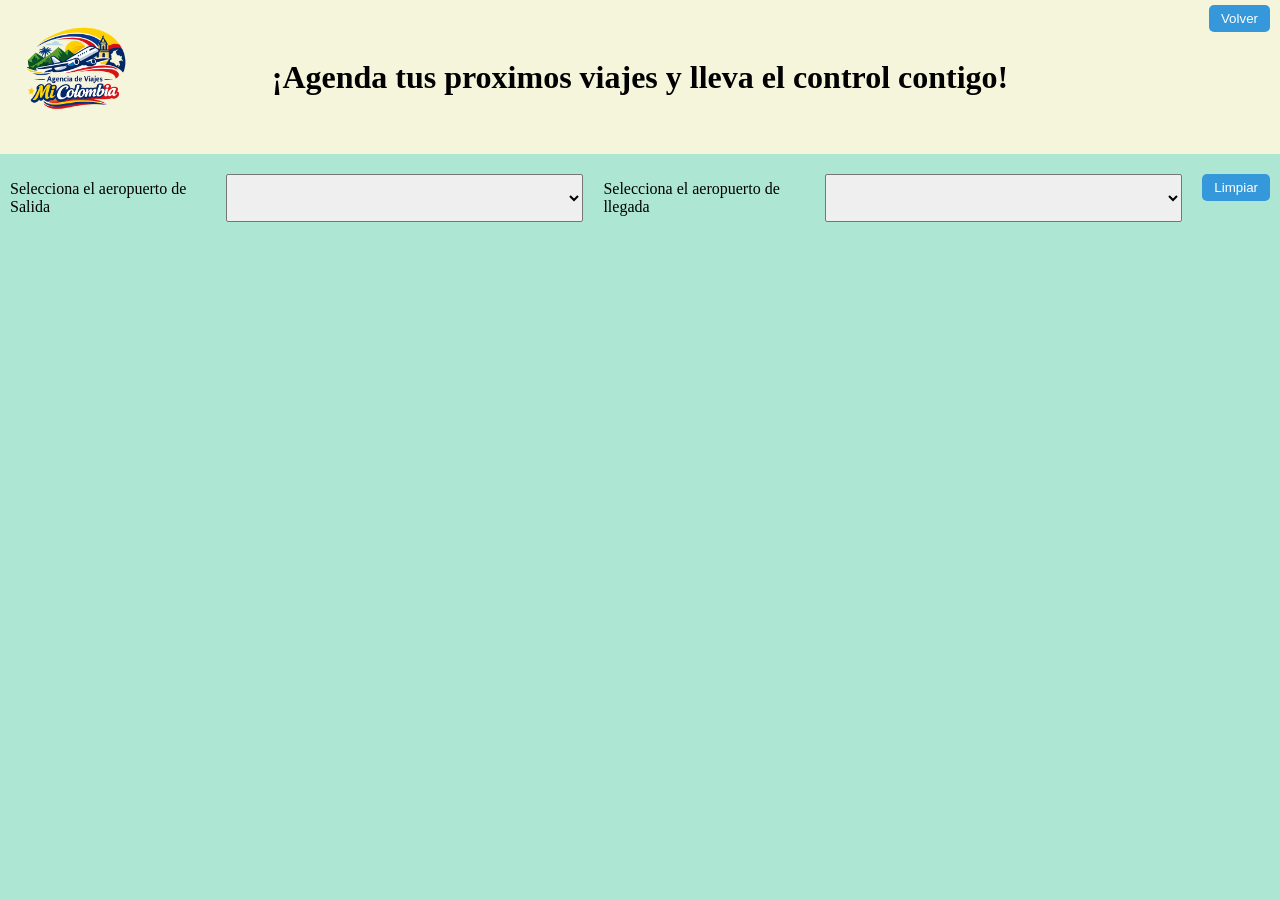
<file: index.html>
<!DOCTYPE html>
<html lang="en">
<head>
    <meta charset="UTF-8">
    <meta name="viewport" content="width=device-width, initial-scale=1.0">
    <title>Agencia de viajes Mi Colombia</title>
    <script src="https://cdn.plot.ly/plotly-3.4.0.min.js" charset="utf-8"></script>
    <script src="main.js"></script>
    <link rel="stylesheet" href="style.css">

</head>
<body>
    <div class="inicio">
    <h1>¡Agenda tus proximos viajes y lleva el control contigo!</h1>
    <img src="img/logo.png" alt="Mi Colombia" width="200">
    <button onclick="close">Volver</button>
    </div> 
    <div class="ciudades">
        <p>Selecciona el aeropuerto de Salida</p>
        <select class="Salida" id="aeropuertos"></select>
        <p>Selecciona el aeropuerto de llegada</p>
        <select class="llegada" id="aeropuertol"></select>
        <button onclick="limpiarMapa()">Limpiar</button>
    </div>
    <div id="mapa" style="width: 90%;height:600px;position:absolute;margin: 10px;position:relative;left: 4%;"></div> 
</body>
</html>
</file>
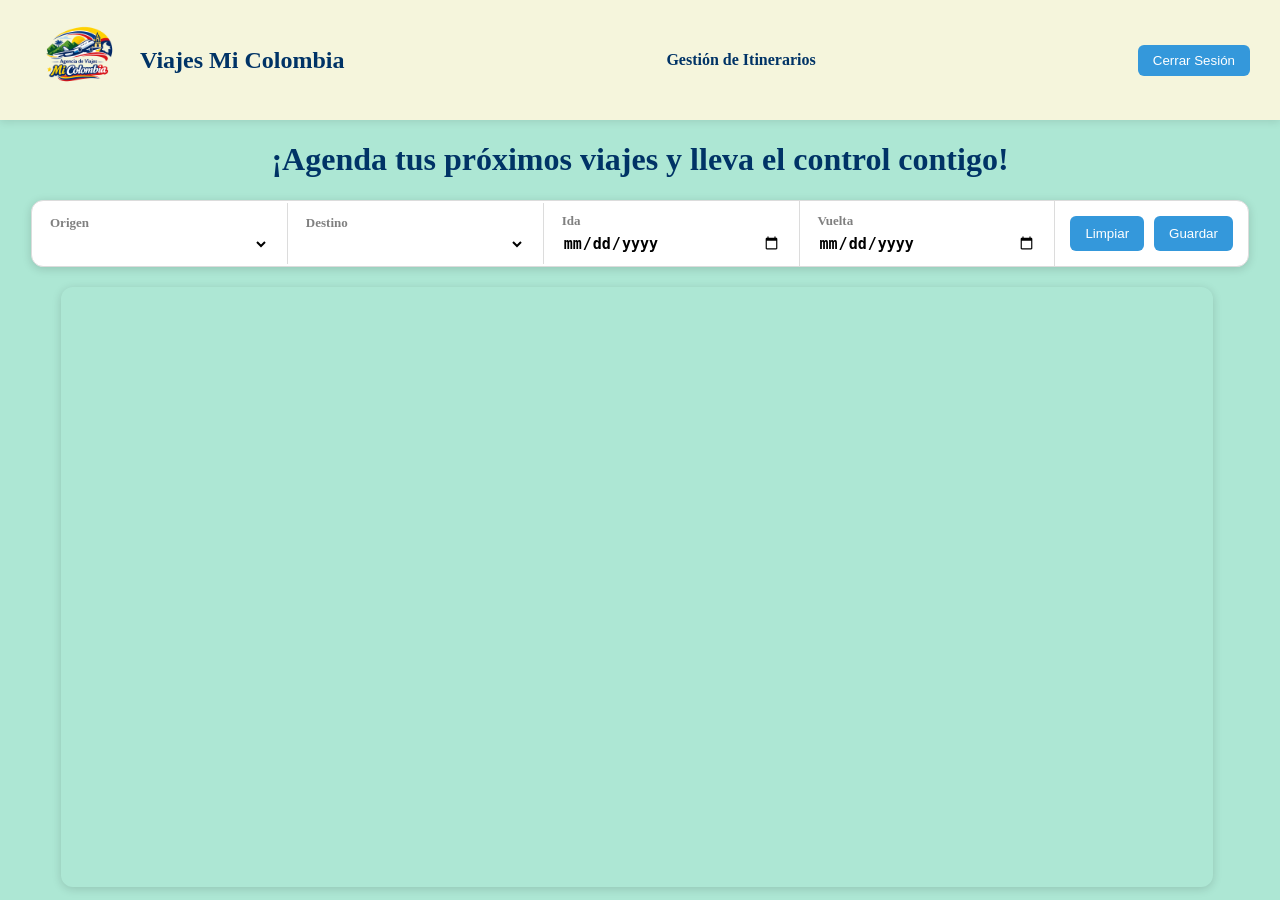
<file: Frontend/index.html>
<!DOCTYPE html>
<html lang="en">

<head>
    <meta charset="UTF-8">
    <meta name="viewport" content="width=device-width, initial-scale=1.0">
    <title>Agencia de viajes Mi Colombia</title>
    <script src="https://cdn.plot.ly/plotly-3.4.0.min.js" charset="utf-8"></script>
    <link rel="stylesheet" href="css/style.css">

</head>

<body>
    <div class="navbar">

        <div class="logo-area">
            <img src="img/logo.png" alt="Mi Colombia">
            <h2>Viajes Mi Colombia</h2>
        </div>

        <ul class="menu">
            <li><a href="itinerarios.html">Gestión de Itinerarios</a></li>
        </ul>

        <button onclick="cerrarSesion()">Cerrar Sesión</button>

    </div>

    <div class="titulo">
        <h1>¡Agenda tus próximos viajes y lleva el control contigo!</h1>
    </div>
    <div class="buscador">

        <div class="campo">
            <label> Origen</label>
            <select class="Salida" id="aeropuertos"></select>
        </div>

        <div class="campo">
            <label> Destino</label>
            <select class="llegada" id="aeropuertol"></select>
        </div>
        <div class="campo fecha-box">
            <label>Ida</label>
            <input type="date" id="fechaIda">
        </div>
        <div class="campo fecha-box">
            <label>Vuelta</label>
            <input type="date" id="fechaVuelta">
        </div>

        <div class="botones">
            <button onclick="limpiarMapa()">Limpiar</button>
            <button type="button" onclick="guardarSeleccion()">Guardar</button>
        </div>

    </div>
    <h3 id="duracionVuelo"></h3>
    <div id="mapa" style="width: 90%;height:600px;position:absolute;margin: 10px;position:relative;left: 4%;"></div>
    <script src="js/main.js"></script>
    <script>
        function cerrarSesion() {
            sessionStorage.clear();
            fetch("http://localhost:8080/logout", { method: "POST" });
            window.location.href = "login.html";
        }
    </script>
</body>
</body>

</html>
</file>
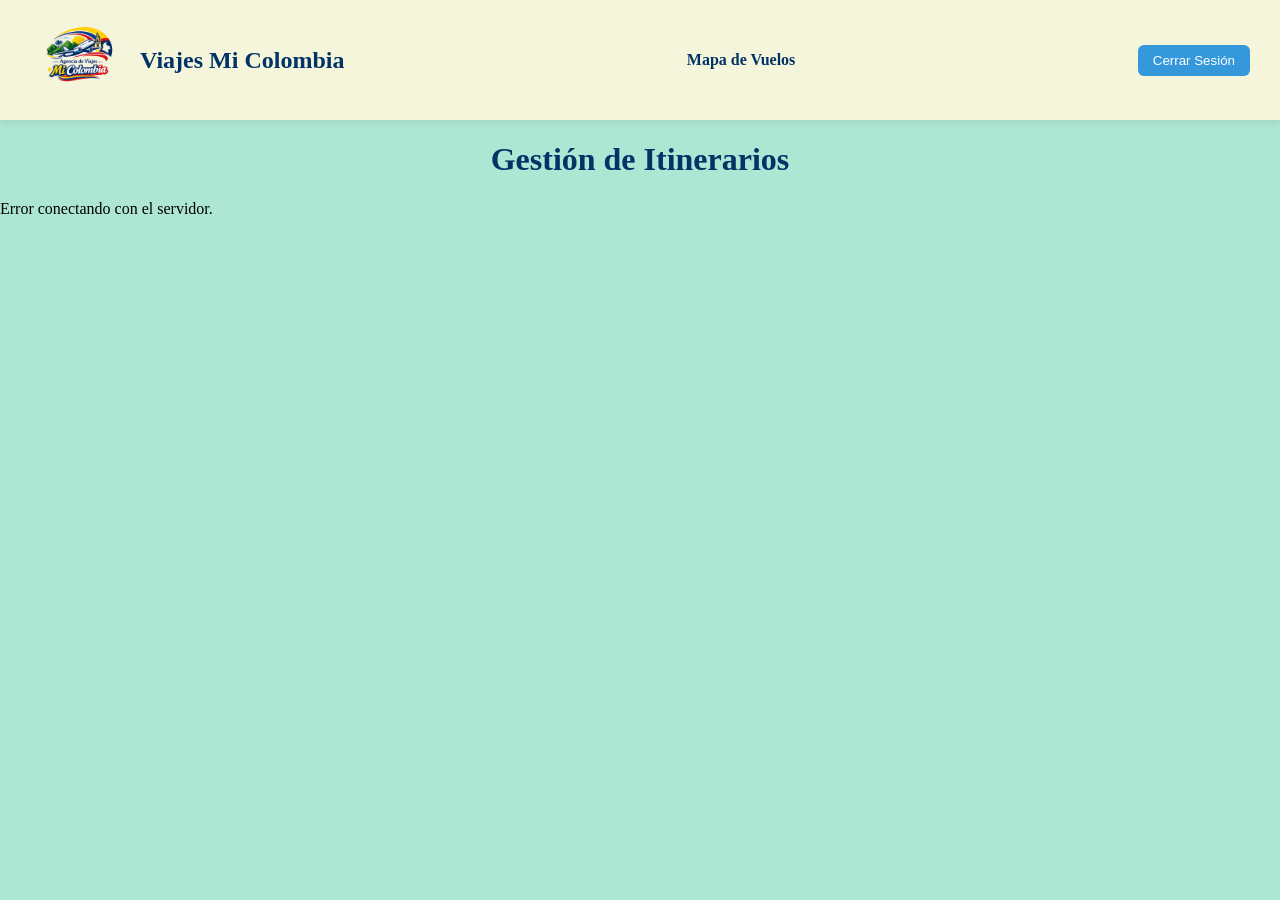
<file: Frontend/itinerarios.html>
<!DOCTYPE html>
<html lang="es">

<head>
    <meta charset="UTF-8">
    <meta name="viewport" content="width=device-width, initial-scale=1.0">
    <title>Gestión de Itinerarios - Mi Colombia</title>
    <link rel="stylesheet" href="css/style.css">
    <link rel="stylesheet" href="css/itinerarios.css">
</head>

<body>

    <div class="navbar">
        <div class="logo-area">
            <img src="img/logo.png" alt="Mi Colombia">
            <h2>Viajes Mi Colombia</h2>
        </div>
        <ul class="menu">
            <li><a href="index.html">Mapa de Vuelos</a></li>
        </ul>
        <button onclick="cerrarSesion()">Cerrar Sesión</button>
    </div>

    <div class="titulo">
        <h1>Gestión de Itinerarios</h1>
    </div>

    <div class="contenedor-itinerarios">

        <div id="listaItinerarios">
            <p>Cargando...</p>
        </div>

    </div>

    <div id="modalEditar" class="modal-overlay" style="display:none;">
        <div class="modal-box">
            <div class="modal-header">
                <h2>Editar Itinerario</h2>
                <button class="btn-cerrar" onclick="cerrarEditar()">✕</button>
            </div>
            <div class="form-editar">
                <input type="hidden" id="editId">
                <div class="campo-editar">
                    <label>Origen</label>
                    <input type="text" id="editSalida">
                </div>
                <div class="campo-editar">
                    <label>Destino</label>
                    <input type="text" id="editLlegada">
                </div>
                <div class="campo-editar">
                    <label>Fecha Ida</label>
                    <input type="date" id="editFechaInicio">
                </div>
                <div class="campo-editar">
                    <label>Fecha Vuelta</label>
                    <input type="date" id="editFechaFin">
                </div>
                <div class="campo-editar">
                    <label>Duración (horas)</label>
                    <input type="number" id="editDuracion" step="0.1">
                </div>
                <div class="botones-editar">
                    <button onclick="cerrarEditar()">Cancelar</button>
                    <button class="btn-guardar" onclick="guardarEdicion()">Guardar cambios</button>
                </div>
            </div>
        </div>
    </div>

    <script src="js/itinerario.js"></script>
    <script>
        function cerrarSesion() {
            sessionStorage.clear();
            fetch("http://localhost:8080/logout", { method: "POST" });
            window.location.href = "login.html";
        }

        cargarItinerarios();
    </script>

</body>
</html>
</file>
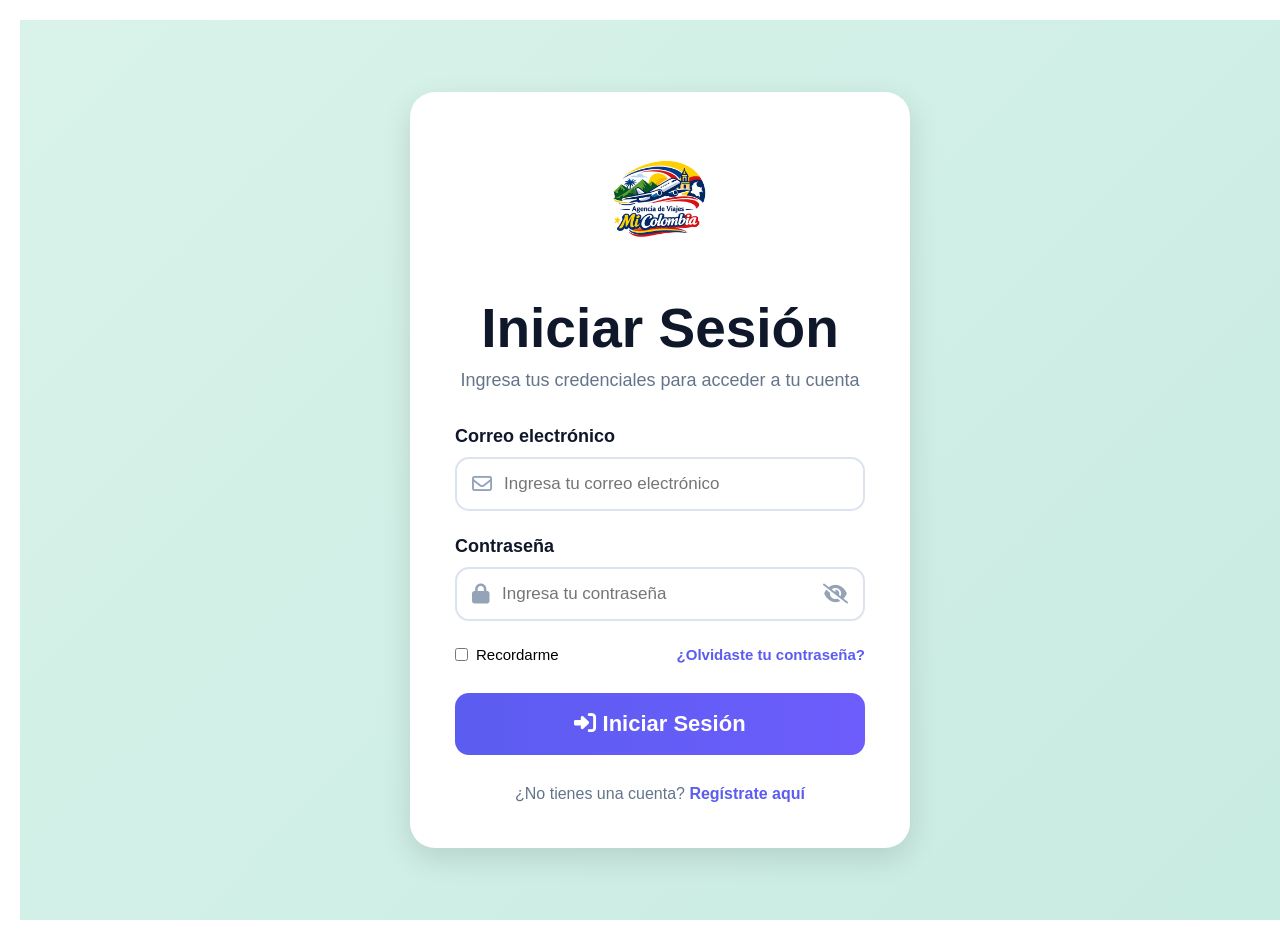
<file: Frontend/login.html>
<!DOCTYPE html>
<html lang="es">

<head>

    <meta charset="UTF-8">

    <meta name="viewport" content="width=device-width, initial-scale=1.0">

    <title>Login - Mi Colombia</title>

    <link rel="stylesheet" href="css/login.css">

    <link rel="stylesheet" href="https://cdnjs.cloudflare.com/ajax/libs/font-awesome/6.5.1/css/all.min.css">

</head>

<body>

    <div class="background">

        <div class="login-box">



            <img src="img/logo.png" alt="Mi Colombia" class="logo">

            <h1>Iniciar Sesión</h1>

            <p>
                Ingresa tus credenciales para acceder a tu cuenta
            </p>



            <div class="input-group">

                <label>
                    Correo electrónico
                </label>

                <div class="input-box">

                    <i class="fa-regular fa-envelope"></i>

                    <input type="email" id="correo" placeholder="Ingresa tu correo electrónico">

                </div>

            </div>


            <div class="input-group">

                <label>
                    Contraseña
                </label>

                <div class="input-box">

                    <i class="fa-solid fa-lock"></i>

                    <input type="password" placeholder="Ingresa tu contraseña" id="password">

                    <i class="fa-solid fa-eye-slash toggle-password" id="togglePassword"></i>

                </div>

            </div>


            <div class="options">

                <label class="remember">

                    <input type="checkbox">

                    Recordarme

                </label>

                <a href="#">
                    ¿Olvidaste tu contraseña?
                </a>

            </div>


            <button type="button" class="login-btn" onclick="iniciarSesion()">
                <i class="fa-solid fa-right-to-bracket"></i>
                Iniciar Sesión
            </button>


            <div class="register">

                ¿No tienes una cuenta?

                <a href="#">
                    Regístrate aquí
                </a>

            </div>

        </div>

    </div>

    <script src="js/login.js"></script>

</body>

</html>
</file>
<file: style.css>
body {
    margin: 0%;
    padding: 0%;
    background-color: rgb(173, 231, 212);
}

.inicio {
    background-color: beige;
    display: flex;
    align-items: center;
    position: relative;
    padding: 2px;
    margin: 0;
}

.inicio img {
    width: 150px;
    height: auto;
    position: initial;
}

.inicio h1 {
    position: absolute;
    left: 50%;
    transform: translateX(-50%);
    margin: 0;
    white-space: nowrap;
    font-family: cursive;
    font-size: 32px;

}

.inicio button {
    position: absolute;
    top: 5px;
    right: 10px;
    padding: 6px 12px;
    background-color: #3498db;
    color: white;
    border: none;
    border-radius: 5px;
    cursor: pointer;
}

.ciudades button {
    padding: 6px 12px;

    background-color: #3498db;

    color: white;

    border: none;

    border-radius: 5px;

    cursor: pointer;

    height: fit-content;

    margin-top: 10px;
}

.ciudades {
    left: 3px;
    margin: 10px;
    display: flex;
    gap: 10px;
}

.ciudades select {
    margin: 10px;
    width: 400px;
    padding: 3px;
    border-radius: 2px;
}
</file>
<file: Frontend/css/style.css>
body {
    margin: 0%;
    padding: 0%;
    background-color: rgb(173, 231, 212);
}


.navbar {

    background-color: beige;

    display: flex;

    justify-content: space-between;

    align-items: center;

    padding: 10px 30px;

    box-shadow: 0px 2px 8px rgba(0, 0, 0, 0.1);
}

.logo-area {

    display: flex;

    align-items: center;

    gap: 10px;
}

.logo-area img {

    width: 100px;
}

.logo-area h2 {

    margin: 0;

    font-family: cursive;

    color: #003366;
}

.menu {

    display: flex;

    gap: 20px;

    list-style: none;

    margin: 0;

    padding: 0;
}

.menu a {

    text-decoration: none;

    color: #003366;

    font-weight: bold;

    transition: 0.3s;
}

.menu a:hover {

    color: #3498db;
}


.navbar button {

    padding: 8px 15px;

    background-color: #3498db;

    color: white;

    border: none;

    border-radius: 6px;

    cursor: pointer;
}



.titulo {

    text-align: center;

    margin-top: 20px;
}

.titulo h1 {

    font-family: cursive;

    color: #003366;
}

#duracionVuelo {

    text-align: center;

    margin-top: 20px;

    margin-bottom: 10px;

    font-family: cursive;

    font-size: 24px;

    color: #003366;
}


.inicio button {
    position: absolute;
    top: 5px;
    right: 10px;
    padding: 6px 12px;
    background-color: #3498db;
    color: white;
    border: none;
    border-radius: 5px;
    cursor: pointer;
}

.buscador {

    width: 95%;
    margin: 20px auto;

    background: white;

    display: flex;
    align-items: center;

    border-radius: 12px;

    overflow: hidden;

    box-shadow: 0px 2px 10px rgba(0, 0, 0, 0.15);

    border: 1px solid #dcdcdc;
}


.campo {

    flex: 1;

    display: flex;
    flex-direction: column;

    padding: 12px 18px;

    border-right: 1px solid #dcdcdc;
}


.campo label {

    font-size: 13px;

    color: gray;

    margin-bottom: 5px;

    font-weight: bold;
}


.campo select {

    border: none;

    outline: none;

    font-size: 12px;

    font-weight: bold;

    background: transparent;

    cursor: pointer;

    width: 100%;
}


.fecha-box input {

    border: none;

    outline: none;

    font-size: 15px;

    font-weight: bold;

    background: transparent;
}


.botones {

    display: flex;

    gap: 10px;

    padding: 15px;

    border-radius: 12px;
}

.botones button {

    padding: 10px 15px;

    border: none;

    border-radius: 6px;

    background-color: #3498db;

    color: white;

    cursor: pointer;

    transition: 0.3s;
}

.botones button:hover {

    background-color: #217dbb;
}

#mapa {

    width: 90%;

    height: 600px;

    margin: 20px auto;

    border-radius: 12px;

    overflow: hidden;

    box-shadow: 0px 2px 10px rgba(0, 0, 0, 0.15);
}
</file>
<file: Frontend/css/itinerarios.css>
/* MODAL */
.modal-overlay {
    position: fixed;
    top: 0; left: 0;
    width: 100%; height: 100%;
    background: rgba(0,0,0,0.5);
    display: flex;
    align-items: center;
    justify-content: center;
    z-index: 1000;
}

.modal-box {
    background: white;
    border-radius: 12px;
    padding: 30px;
    width: 90%;
    max-width: 900px;
    max-height: 80vh;
    overflow-y: auto;
}

.modal-header {
    display: flex;
    justify-content: space-between;
    align-items: center;
    margin-bottom: 20px;
}

.btn-cerrar {
    background: none;
    border: none;
    font-size: 1.5rem;
    cursor: pointer;
    color: #666;
}

/* TABLA */
.tabla-itinerarios {
    width: 100%;
    border-collapse: collapse;
    font-size: 0.9rem;
}

.tabla-itinerarios th {
    background: #1a73e8;
    color: white;
    padding: 10px;
    text-align: left;
}

.tabla-itinerarios td {
    padding: 10px;
    border-bottom: 1px solid #eee;
}

.tabla-itinerarios tr:hover {
    background: #f5f5f5;
}

.btn-editar {
    background: #f0a500;
    color: white;
    border: none;
    padding: 5px 10px;
    border-radius: 6px;
    cursor: pointer;
    margin-right: 5px;
}

.btn-eliminar {
    background: #e53935;
    color: white;
    border: none;
    padding: 5px 10px;
    border-radius: 6px;
    cursor: pointer;
}

/* FORM EDITAR */
.form-editar {
    display: flex;
    flex-direction: column;
    gap: 15px;
}

.campo-editar {
    display: flex;
    flex-direction: column;
    gap: 5px;
}

.campo-editar input {
    padding: 8px;
    border: 1px solid #ddd;
    border-radius: 6px;
    font-size: 1rem;
}

.botones-editar {
    display: flex;
    gap: 10px;
    justify-content: flex-end;
}

.btn-guardar {
    background: #1a73e8;
    color: white;
    border: none;
    padding: 10px 20px;
    border-radius: 6px;
    cursor: pointer;
}
</file>
<file: Frontend/css/login.css>
*{

    margin: 0;

    padding: 0;

    box-sizing: border-box;
}


body{

    font-family: Arial, Helvetica, sans-serif;

    min-height: 100vh;
}


.background{

    width: 100%;

    min-height: 100vh;

    display: flex;

    justify-content: center;

    align-items: center;

    padding: 20px;

    margin :20px;

    background:
    linear-gradient(
        135deg,
        #d9f3ea,
        #c8ebe2
    );
}

/* LOGIN BOX */

.login-box{

    width: 100%;

    max-width: 500px;

    background: white;

    border-radius: 25px;

    padding: 45px;

    box-shadow:
    0px 10px 30px rgba(0,0,0,0.12);

    text-align: center;
}

/* LOGO */

.logo{

    width: 140px;

    margin-bottom: 15px;
}

/* TITULO */

.login-box h1{

    font-size: 55px;

    color: #0f172a;

    margin-bottom: 10px;
}

.login-box p{

    color: #64748b;

    margin-bottom: 35px;

    font-size: 18px;
}


.input-group{

    margin-bottom: 25px;

    text-align: left;
}

.input-group label{

    display: block;

    margin-bottom: 10px;

    font-weight: bold;

    font-size: 18px;

    color: #0f172a;
}

.input-box{

    display: flex;

    align-items: center;

    border: 2px solid #dbe3ee;

    border-radius: 14px;

    padding: 15px;

    gap: 12px;
}

.input-box input{

    width: 100%;

    border: none;

    outline: none;

    font-size: 17px;

    background: transparent;
}

.input-box i{

    color: #94a3b8;

    font-size: 20px;
}

.toggle-password{

    cursor: pointer;
}


.options{

    display: flex;

    justify-content: space-between;

    align-items: center;

    margin-bottom: 30px;

    font-size: 15px;
}

.options a{

    text-decoration: none;

    color: #5b5cf0;

    font-weight: bold;
}

.remember{

    display: flex;

    align-items: center;

    gap: 8px;
}


.login-btn{

    width: 100%;

    padding: 18px;

    border: none;

    border-radius: 14px;

    background:
    linear-gradient(
        90deg,
        #5b5cf0,
        #6d5dfc
    );

    color: white;

    font-size: 22px;

    font-weight: bold;

    cursor: pointer;

    transition: 0.3s;
}

.login-btn:hover{

    transform: scale(1.02);
}

.register{

    margin-top: 30px;

    color: #64748b;

    font-size: 16px;
}

.register a{

    text-decoration: none;

    color: #5b5cf0;

    font-weight: bold;
}
</file>
